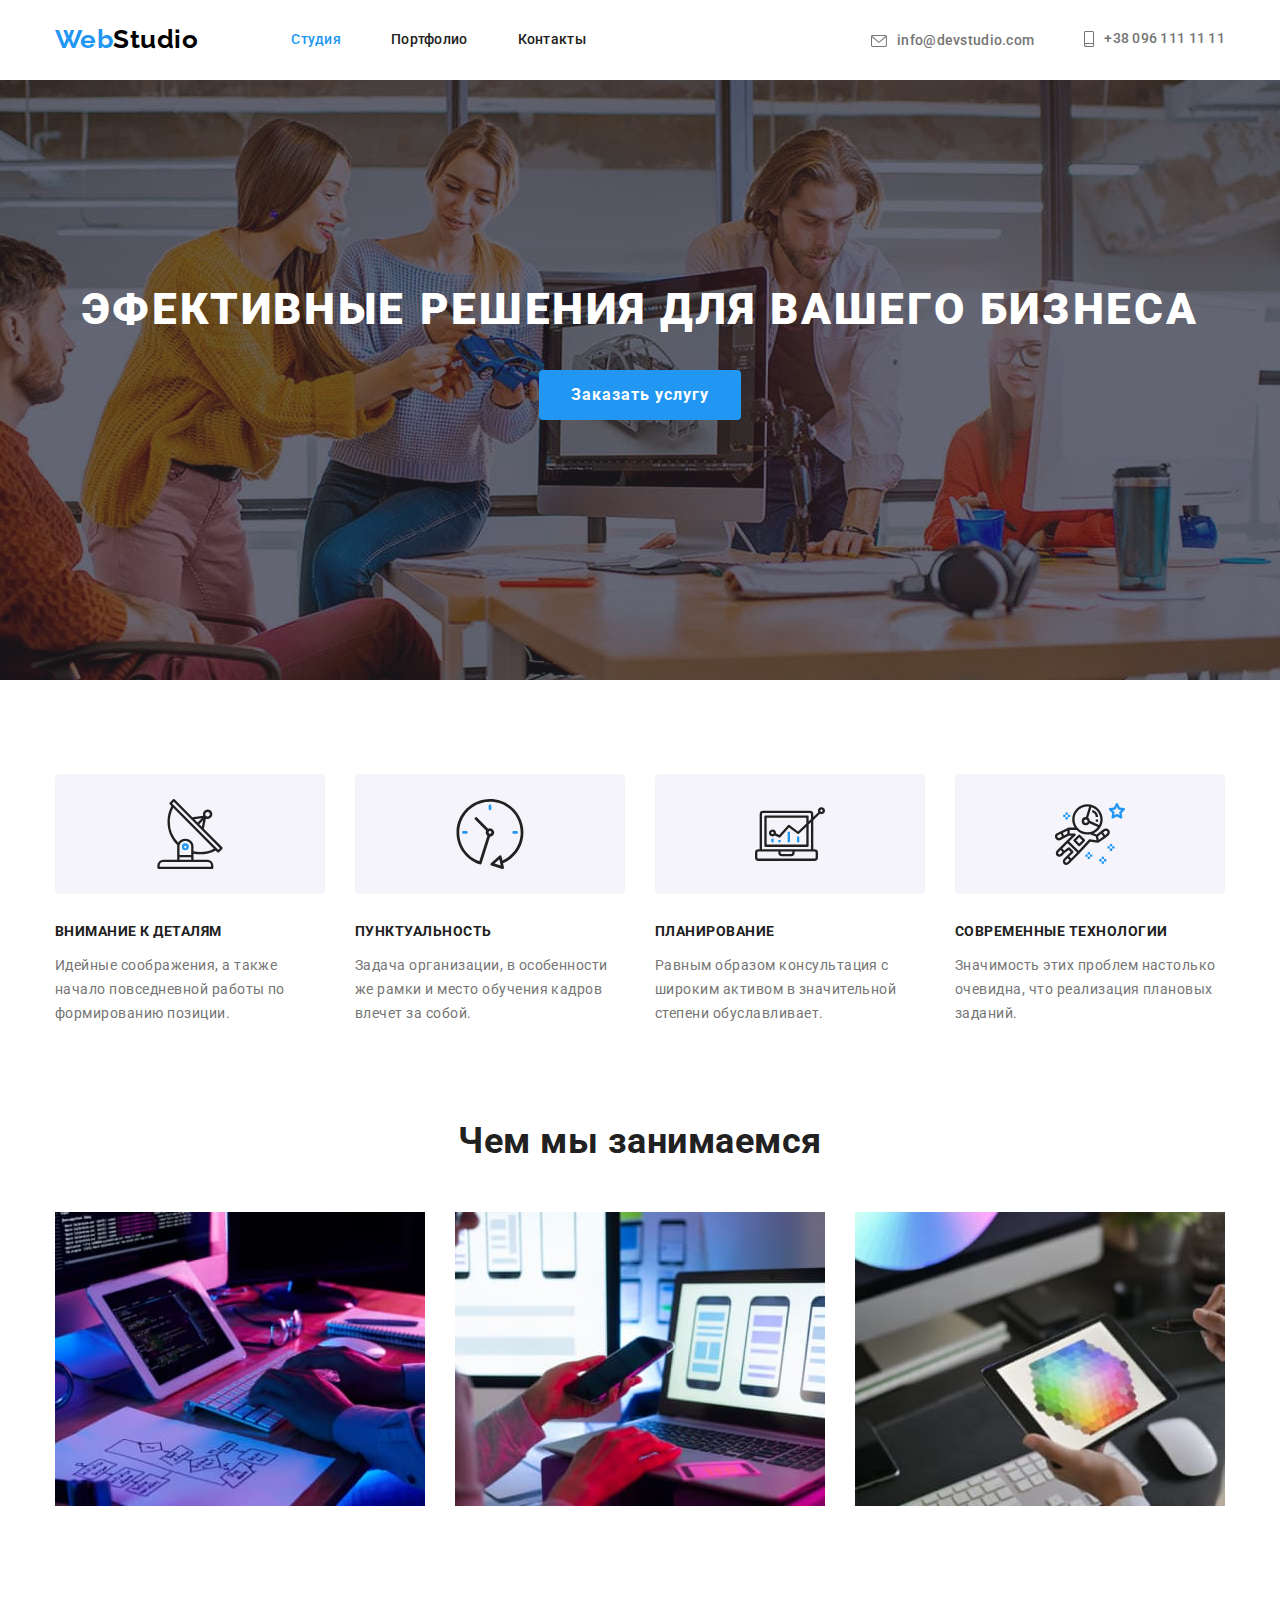
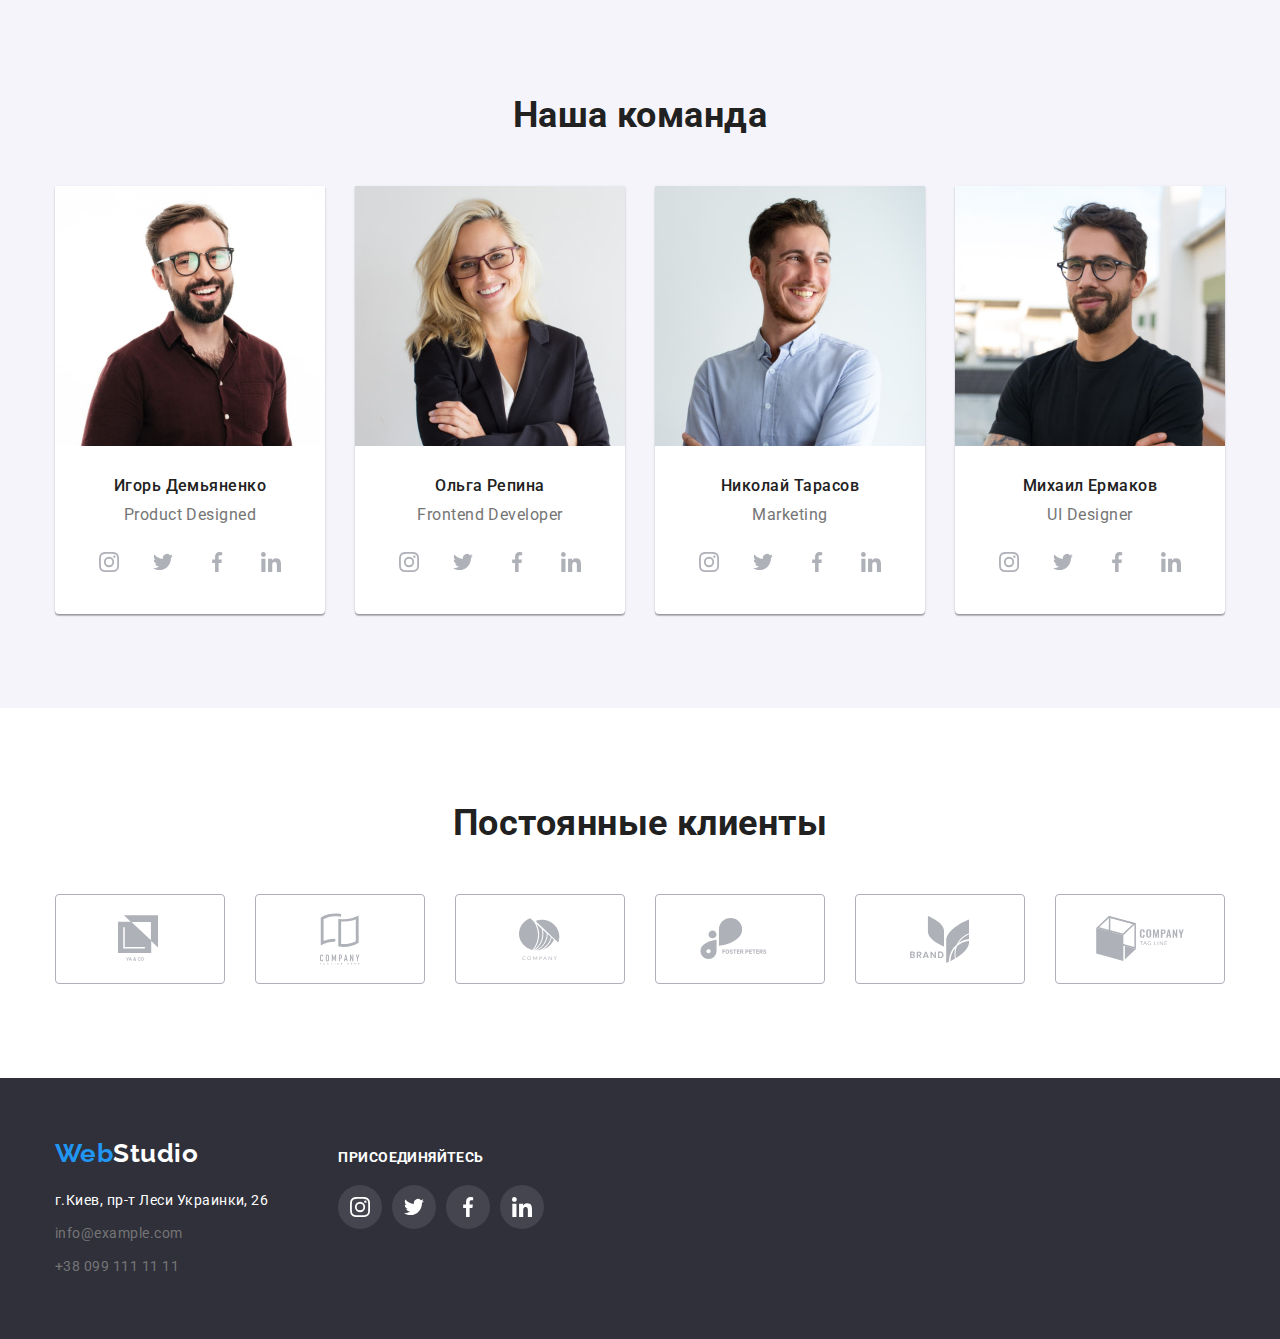
<file: index.html>
<!DOCTYPE html>
<html lang="ru">

<head>
    <meta charset="UTF-8">
    <meta name="viewport" content="width=device-width, initial-scale=1.0">
    <title>Студия</title>
    <link
        href="https://fonts.googleapis.com/css2?family=Oleo+Script:wght@400;700&family=Raleway:wght@400;700&family=Roboto:wght@400;500;700;900&display=swap"
        rel="stylesheet">
    <link rel="stylesheet" href="https://cdnjs.cloudflare.com/ajax/libs/modern-normalize/1.0.0/modern-normalize.min.css">
    <link rel="stylesheet" href="./css/styles.css" />
</head>

<body> 
    <!--Шапка-->
    <header>
        <div class="container-nav">
            <nav class="nav list">
                <a href="./index.html" class="logo list"><span class="web">Web</span>Studio</a>
                <ul class="site-nav list">
                    <li class="item">
                        <a href="./index.html" class="link current list">Студия</a>
                    </li>
                    <li class="item">
                        <a href="./portfolio.html" class="link list">Портфолио</a>
                    </li>
                    <li class="item">
                        <a href="" class="link list">Контакты</a>
                    </li>
                </ul>
            </nav>
            <ul class="nav-address list">
                <li class="item">
                    <a href="mailto:info@example.com" class="link list">
                        <svg width="16" height="12">
                            <use href="./images/icons/sprite.svg#icon-mail"></use>
                        </svg>
                        info@devstudio.com
                    </a>
                </li>
                <li class="item">
                    <a href="tel:+38 096 111 11 11" class="link list">
                        <svg width="10" height="16">
                            <use href="./images/icons/sprite.svg#icon-tel"></use>
                        </svg>
                        +38 096 111 11 11</a>
                </li>
            </ul>
        </div>
    </header>
        <!--Герой-->
        <main>
            <!--Эфективные решения-->
            <section class="hero">
                <h1 class="hero-title">
                    ЭФЕКТИВНЫЕ РЕШЕНИЯ ДЛЯ ВАШЕГО БИЗНЕСА
                </h1>
                <a href="" class="button list">Заказать услугу</a>
            </section>
            <!--Особенности-->
                <section class="section-features">
                    <div class="container">
                        <h2 class="title">Особенности</h2>
                        <ul class="features list">
                            <li class="features-item">
                                    <div class="container-features">
                                        <svg width="70" height="70" >
                                            <use href="./images/icons/sprite.svg#icon-antenna"></use>
                                        </svg>
                                    </div>
                                <h3 class="features-title">
                                    ВНИМАНИЕ К ДЕТАЛЯМ
                                </h3>
                                <p class="paragraph">
                                    Идейные соображения, а также начало повседневной работы по формированию позиции.
                                </p>
                            </li>
                            <li class="features-item">
                                    <div class="container-features">
                                        <svg width="70" height="70" >
                                            <use href="./images/icons/sprite.svg#icon-clock"></use>
                                        </svg>
                                    </div>
                                <h3 class="features-title">
                                    ПУНКТУАЛЬНОСТЬ
                                </h3>
                                <p class="paragraph">
                                    Задача организации, в особенности же рамки и место обучения кадров влечет за собой.
                                </p>
                            </li>
                            <li class="features-item">
                                    <div class="container-features">
                                        <svg width="70" height="70" >
                                            <use href="./images/icons/sprite.svg#icon-diagram"></use>
                                        </svg>
                                    </div>
                                <h3 class="features-title">
                                    ПЛАНИРОВАНИЕ
                                </h3>
                                <p class="paragraph">
                                    Равным образом консультация с широким активом в значительной степени обуславливает.
                                </p>
                            </li>
                            <li class="features-item">
                                    <div class="container-features">
                                        <svg width="70" height="70" >
                                            <use href="./images/icons/sprite.svg#icon-astronaut"></use>
                                        </svg>
                                    </div>
                                <h3 class="features-title">
                                    СОВРЕМЕННЫЕ ТЕХНОЛОГИИ
                                </h3>
                                <p class="paragraph">
                                    Значимость этих проблем настолько очевидна, что реализация плановых заданий.
                                </p>
                            </li>
                        </ul>
                    </div>
                </section>
                <!--Чем мы занимаемся-->
                <section class="section">
                    <div class="container">
                        <h2 class="work-title">
                            Чем мы занимаемся
                        </h2>
                        <ul class="work list">
                            <li class="work-photo">
                                <img src="./images/планшетсклавиатурой.jpg" alt="Планшет с клавиатурой" width="370" height="294">
                            </li>
                            <li class="work-photo">
                                <img src="./images/ноутбук.jpg" alt="Ноутбук" width="370" height="294">
                            </li>
                            <li class="work-photo">
                                <img src="./images/планшет.jpg" alt="Планшет" width="370" height="294">
                            </li>
                        </ul>
                    </div>
                </section>
            </div>
            <!--Наша команда-->
            <section class="section-team">
                <div class="container">
                    <h2 class="title-team">
                        Наша команда
                    </h2>
                    <ul class="team list">
                        <li class="team-card">
                            <img src="./images/игорь.jpg" alt="Игорь" width="270" height="260">
                            <div class="team-text">   
                                <h3 class="title">
                                    Игорь Демьяненко
                                </h3>
                                <p class="team-paragraph">
                                    Product Designed
                                </p>
                                <ul class="social-links list">
                                    <li class="item-links">
                                        <a href="#" class="social-link svg">
                                            <svg width="20" height="20">
                                                <use href="./images/icons/sprite.svg#icon-instagram">
                                            </svg>
                                        </a>
                                    </li>
                                    <li class="item-links">
                                        <a href="#" class="social-link svg">
                                            <svg width="20" height="20">
                                                <use href="./images/icons/sprite.svg#icon-twitter">
                                            </svg>
                                        </a>
                                    </li>
                                    <li class="item-links">
                                        <a href="#" class="social-link svg">
                                            <svg width="20" height="20">
                                                <use href="./images/icons/sprite.svg#icon-facebook">
                                            </svg>
                                        </a>
                                    </li>
                                    <li class="item-links">
                                        <a href="#" class="social-link svg">
                                            <svg width="20" height="20">
                                                <use href="./images/icons/sprite.svg#icon-linkedin">
                                            </svg>
                                        </a>
                                    </li>
                                </ul>
                            </div>
                        </li>
                        <li class="team-card">
                            <img src="./images/ольга.jpg" alt="Ольга" width="270" height="260">
                            <div class="team-text">
                                <h3 class="title">
                                    Ольга Репина
                                </h3>
                                <p class="team-paragraph">
                                    Frontend Developer
                                </p>
                                <ul class="social-links list">
                                    <li class="item-links">
                                        <a href="#" class="social-link svg">
                                            <svg width="20" height="20">
                                                <use href="./images/icons/sprite.svg#icon-instagram">
                                            </svg>
                                        </a>
                                    </li>
                                    <li class="item-links">
                                        <a href="#" class="social-link svg">
                                            <svg width="20" height="20">
                                                <use href="./images/icons/sprite.svg#icon-twitter">
                                            </svg>
                                        </a>
                                    </li>
                                    <li class="item-links">
                                        <a href="#" class="social-link svg">
                                            <svg width="20" height="20">
                                                <use href="./images/icons/sprite.svg#icon-facebook">
                                            </svg>
                                        </a>
                                    </li>
                                    <li class="item-links">
                                        <a href="#" class="social-link svg">
                                            <svg width="20" height="20">
                                                <use href="./images/icons/sprite.svg#icon-linkedin">
                                            </svg>
                                        </a>
                                    </li>
                                </ul>
                            </div>
                        </li>
                        <li class="team-card">
                            <img src="./images/николай.jpg" alt="Николай" width="270" height="260">
                            <div class="team-text">
                                <h3 class="title">
                                    Николай Тарасов
                                </h3>
                                <p class="team-paragraph">
                                    Marketing
                                </p>
                                <ul class="social-links list">
                                    <li class="item-links">
                                        <a href="#" class="social-link svg">
                                            <svg width="20" height="20">
                                                <use href="./images/icons/sprite.svg#icon-instagram">
                                            </svg>
                                        </a>
                                    </li>
                                    <li class="item-links">
                                        <a href="#" class="social-link svg">
                                            <svg width="20" height="20">
                                                <use href="./images/icons/sprite.svg#icon-twitter">
                                            </svg>
                                        </a>
                                    </li>
                                    <li class="item-links">
                                        <a href="#" class="social-link svg">
                                            <svg width="20" height="20">
                                                <use href="./images/icons/sprite.svg#icon-facebook">
                                            </svg>
                                        </a>
                                    </li>
                                    <li class="item-links">
                                        <a href="#" class="social-link svg">
                                            <svg width="20" height="20">
                                                <use href="./images/icons/sprite.svg#icon-linkedin">
                                            </svg>
                                        </a>
                                    </li>
                                </ul>
                            </div>
                        </li>
                        <li class="team-card">
                            <img src="./images/михаил.jpg" alt="Михаил" width="270" height="260">
                            <div class="team-text">
                                <h3 class="title">
                                    Михаил Ермаков
                                </h3>
                                <p class="team-paragraph">
                                    UI Designer
                                </p>
                                <ul class="social-links list">
                                    <li class="item-links">
                                        <a href="#" class="social-link svg">
                                            <svg width="20" height="20">
                                                <use href="./images/icons/sprite.svg#icon-instagram">
                                            </svg>
                                        </a>
                                    </li>
                                    <li class="item-links">
                                        <a href="#" class="social-link svg">
                                            <svg width="20" height="20">
                                                <use href="./images/icons/sprite.svg#icon-twitter">
                                            </svg>
                                        </a>
                                    </li>
                                    <li class="item-links">
                                        <a href="#" class="social-link svg">
                                            <svg width="20" height="20">
                                                <use href="./images/icons/sprite.svg#icon-facebook">
                                            </svg>
                                        </a>
                                    </li>
                                    <li class="item-links">
                                        <a href="#" class="social-link svg">
                                            <svg width="20" height="20">
                                                <use href="./images/icons/sprite.svg#icon-linkedin">
                                            </svg>
                                        </a>
                                    </li>
                                </ul>
                            </div>
                        </li>
                    </ul>
                </div>
            </section>
            <!-- Постоянные клиенты regular-clients-->
            <section class="section">
                <div class="container">
                    <h2 class="clients-title">Постоянные клиенты</h2>
                    <ul class="clients">
                        <li class="clients-card">
                            <a  href="#" class="clients-link svg">
                                <svg class="icon" width="44.27" height="49.23">
                                    <use href="./images/icons/sprite.svg#icon-logoone">
                                </svg>
                            </a>
                        </li>
                        <li class="clients-card">
                            <a href="#" class="clients-link svg">
                                <svg class="icon" width="40" height="52">
                                    <use href="./images/icons/sprite.svg#icon-logotwo">
                                </svg>
                            </a>
                        </li>
                        <li class="clients-card">
                            <a href="#" class="clients-link svg">
                                <svg class="icon" width="41" height="42.6">
                                    <use href="./images/icons/sprite.svg#icon-logothree">
                                </svg>
                            </a>
                        </li>
                        <li class="clients-card">
                            <a href="#" class="clients-link svg">
                                <svg class="icon" width="79.66" height="42.02">
                                    <use href="./images/icons/sprite.svg#icon-logofour">
                                </svg>
                            </a>
                        </li>
                        <li class="clients-card">
                            <a href="#" class="clients-link svg">
                                <svg class="icon" width="59" height="47">
                                    <use href="./images/icons/sprite.svg#icon-logofive">
                                </svg>
                            </a>
                        </li>
                        <li class="clients-card">
                            <a href="#" class="clients-link svg">
                                <svg class="icon" width="88.48" height="45.44">
                                    <use href="./images/icons/sprite.svg#icon-logosix">
                                </svg>
                            </a>
                        </li>
                    </ul>
                </div>
            </section>
        </main>
            <!--Подвал-->
            <footer class="footer">
                <div class="container-footer">
                    <div class="container-logo">
                        <a href="./index.html" class="logo list"><span class="web">Web</span>Studio</a>
                        <address class="address">
                            <p class="paragraph">г.Киев, пр-т Леси Украинки, 26</p>
                            <ul class="footer-address list">
                                <li class="footer-address-link">
                                    <a href="mailto:info@example.com" class="link list">info@example.com</a>
                                </li>
                                <li class="footer-address-link">
                                    <a href="tel:+380991111111" class="link list">+38 099 111 11 11</a>
                                </li>
                            </ul>
                        </address>
                    </div>
                    <div class="connect">
                        <h2 class="footer-title">ПРИСОЕДИНЯЙТЕСЬ</h2>
                        <div class="footer-links">
                            <ul class="links-footer">
                                <li class="links">
                                    <a href="#" class="footer-link">
                                        <svg width="20" height="20">
                                            <use href="./images/icons/sprite.svg#icon-instagram">
                                        </svg>
                                    </a>
                                </li>
                                <li class="links">
                                    <a href="#" class="footer-link">
                                        <svg width="20" height="20">
                                            <use href="./images/icons/sprite.svg#icon-twitter">
                                        </svg>
                                    </a>
                                </li>
                                <li class="links">
                                    <a href="#" class="footer-link">
                                        <svg width="20" height="20">
                                            <use href="./images/icons/sprite.svg#icon-facebook">
                                        </svg>
                                    </a>
                                </li>
                                <li class="links">
                                    <a href="#" class="footer-link">
                                        <svg width="20" height="20">
                                            <use href="./images/icons/sprite.svg#icon-linkedin">
                                        </svg>
                                    </a>
                                </li>
                            </ul>
                        </div>
                    </div>
                </div>
            </footer>
</body>

</html>
</file>
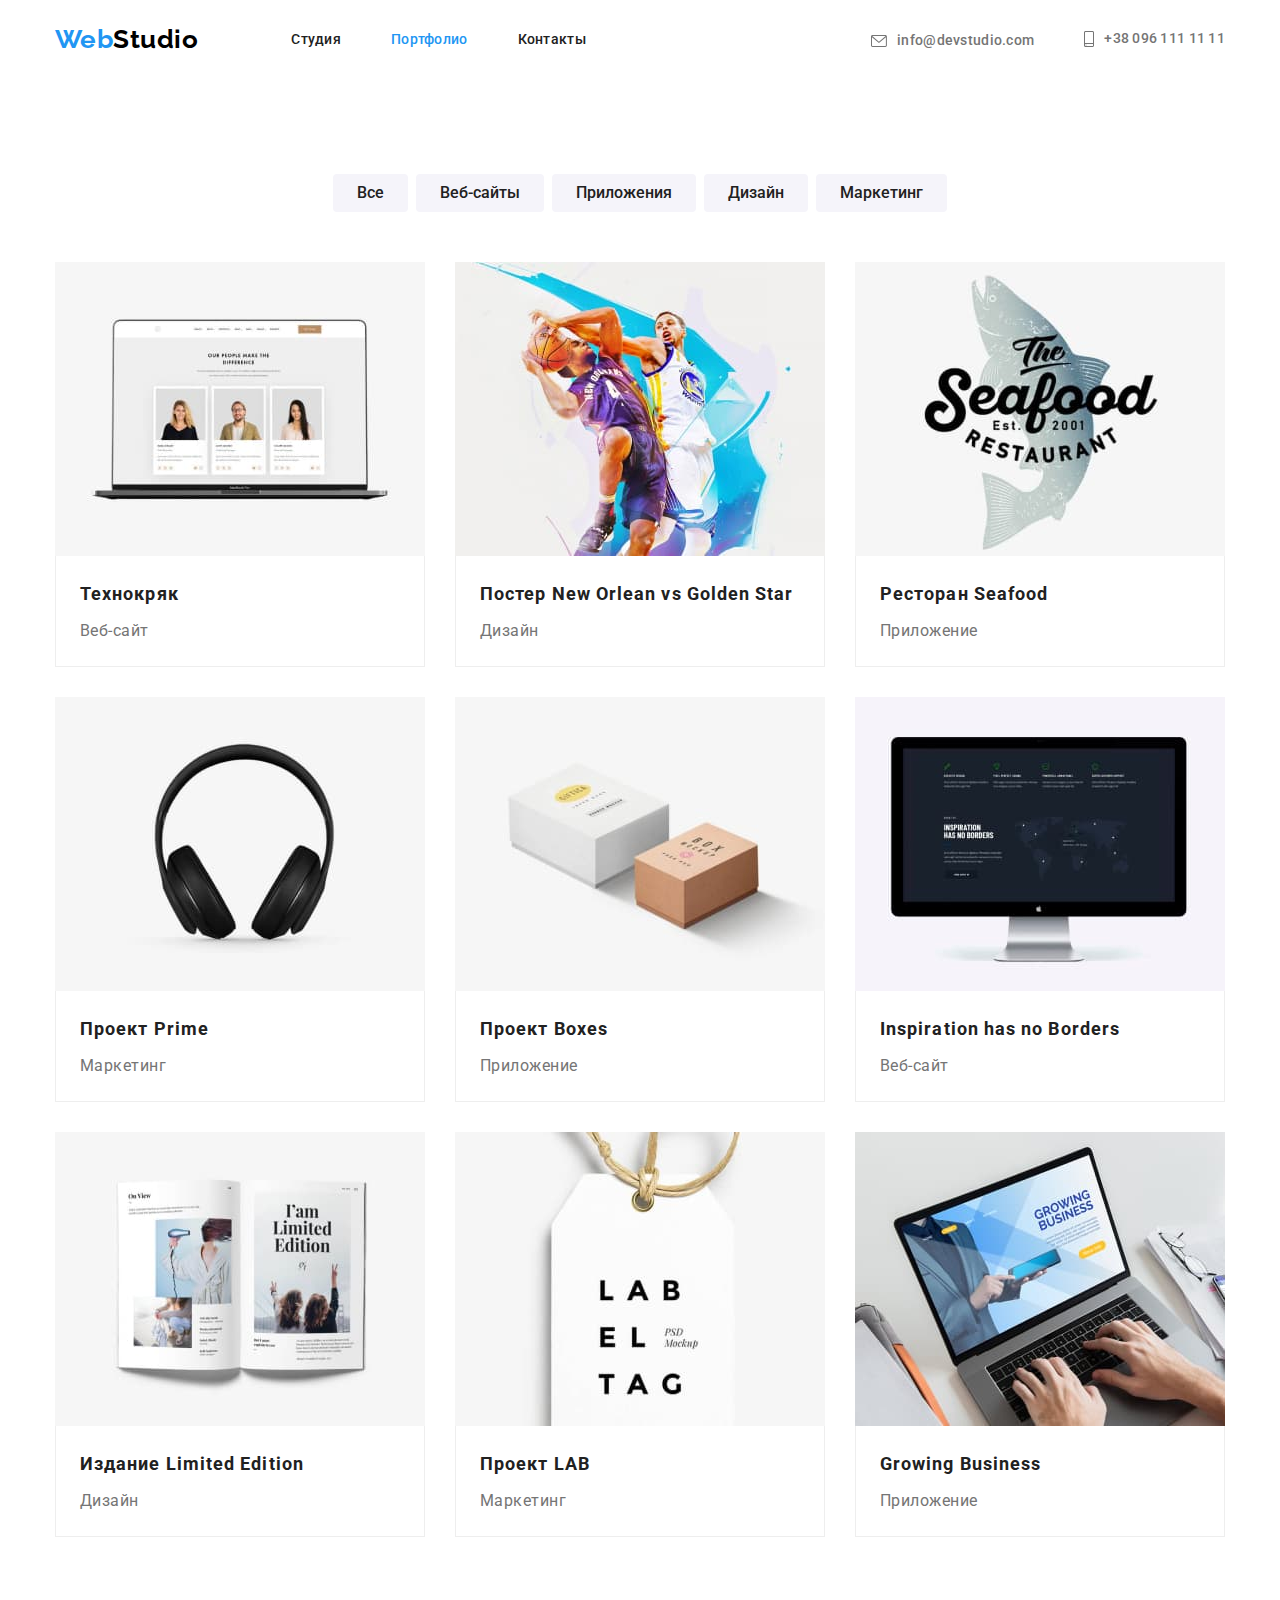
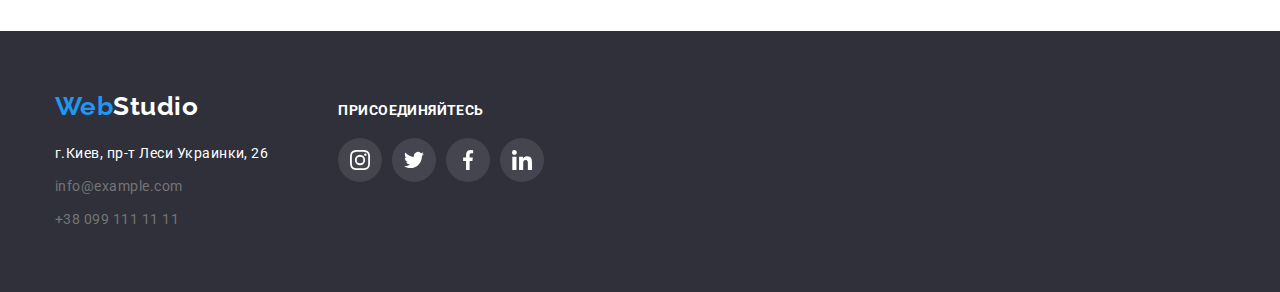
<file: portfolio.html>
<!DOCTYPE html>
<html lang="ru">
<head>
    <meta charset="UTF-8">
    <meta name="viewport" content="width=device-width, initial-scale=1.0">
    <title>Портфолио</title>
    <link
        href="https://fonts.googleapis.com/css2?family=Oleo+Script:wght@400;700&family=Raleway:wght@400;700&family=Roboto:wght@400;500;700;900&display=swap"
        rel="stylesheet">
    <link rel="stylesheet" href="https://cdnjs.cloudflare.com/ajax/libs/modern-normalize/1.0.0/modern-normalize.min.css">
    <link rel="stylesheet" href="./css/styles.css" />
</head>
<body>
    <!--Шапка-->
    <header>
        <div class="container-nav">
            <nav class="nav list">
                <a href="./index.html" class="logo list"><span class="web">Web</span>Studio</a>
                <ul class="site-nav list">
                    <li class="item">
                        <a href="./index.html" class="link list">Студия</a>
                    </li>
                    <li class="item">
                        <a href="./portfolio.html" class="link current list">Портфолио</a>
                    </li>
                    <li class="item">
                        <a href="" class="link list">Контакты</a>
                    </li>
                </ul>
            </nav>
            <ul class="nav-address list">
                <li class="item">
                    <a href="mailto:info@example.com" class="link list">
                        <svg width="16" height="12">
                            <use href="./images/icons/sprite.svg#icon-mail"></use>
                        </svg>
                        info@devstudio.com
                    </a>
                </li>
                <li class="item">
                    <a href="tel:+38 096 111 11 11" class="link list">
                        <svg width="10" height="16">
                            <use href="./images/icons/sprite.svg#icon-tel"></use>
                        </svg>
                        +38 096 111 11 11</a>
                </li>
            </ul>
        </div>
    </header>
        <!--Портфолио-->
        <main>
            <section class="section">
                <h1 class="title">Проекты</h1>
                <div class="container-projects">
                    <!--Фильтры-->
                    <ul class="buttons list">
                        <li class="filters">
                            <button type="button">Все</button>
                        </li>
                        <li class="filters">
                            <button type="button">Веб-сайты</button>
                        </li>
                        <li class="filters">
                            <button type="button">Приложения</button>
                        </li>
                        <li class="filters">
                            <button type="button">Дизайн</button>
                        </li>
                        <li class="filters">
                            <button type="button">Маркетинг</button>
                        </li>
                    </ul>
                    <!--Проекты-->
                    <ul class="projects list">
                        <li class="projects-element">
                            <a href="#" class="projects-link list">
                                <img src="./images/технокряк.jpg" alt="Технокряк" width="370" height="294" />
                                <div class="projects-text">    
                                    <h2 class="projects-title">Технокряк</h2>
                                    <p class="paragraph">Веб-сайт</p>
                                </div>
                            </a>
                        </li>
                        <li class="projects-element">
                            <a href="#" class="projects-link list">
                                <img src="./images/постер.jpg" alt="Постер" width="370" height="294" />
                                <div class="projects-text">
                                    <h2 class="projects-title">Постер New Orlean vs Golden Star</h2>
                                    <p class="paragraph">Дизайн</p>
                                </div>
                            </a>
                        </li>
                        <li class="projects-element">
                            <a href="#" class="projects-link list">
                                <img src="./images/ресторан.jpg" alt="Ресторан" width="370" height="294" />
                                <div class="projects-text">
                                    <h2 class="projects-title">Ресторан Seafood</h2>
                                    <p class="paragraph">Приложение</p>
                                </div>
                            </a>
                        </li>
                        <li class="projects-element">
                            <a href="#" class="projects-link list">
                                <img src="./images/проект.jpg" alt="Проект" width="370" height="294" />
                                <div class="projects-text">
                                    <h2 class="projects-title">Проект Prime</h2>
                                    <p class="paragraph">Маркетинг</p>
                                </div>
                            </a>
                        </li>
                        <li class="projects-element">
                            <a href="#" class="projects-link list">
                                <img src="./images/проекткоробки.jpg" alt="Проект коробки" width="370" height="294" />
                                <div class="projects-text">
                                    <h2 class="projects-title">Проект Boxes</h2>
                                    <p class="paragraph">Приложение</p>
                                </div>
                            </a>
                        </li>
                        <li class="projects-element">
                            <a href="#" class="projects-link list">
                                <img src="./images/экран.jpg" alt="Экран" width="370" height="294" />
                                <div class="projects-text">
                                    <h2 class="projects-title">Inspiration has no Borders</h2>
                                    <p class="paragraph">Веб-сайт</p>
                                </div>
                            </a>
                        </li>
                        <li class="projects-element">
                            <a href="#" class="projects-link list">
                                <img src="./images/издание.jpg" alt="Издание" width="370" height="294" />
                                <div class="projects-text">
                                    <h2 class="projects-title">Издание Limited Edition</h2>
                                    <p class="paragraph">Дизайн</p>
                                </div>
                            </a>
                        </li>
                        <li class="projects-element">
                            <a href="#" class="projects-link list">
                                <img src="./images/проектбирки.jpg" alt="Проект бирки" width="370" height="294" />
                                <div class="projects-text">
                                    <h2 class="projects-title">Проект LAB</h2>
                                    <p class="paragraph">Маркетинг</p>
                                </div>
                            </a>
                        </li>
                        <li class="projects-element">
                            <a href="#" class="projects-link list">
                                <img src="./images/бизнес.jpg" alt="Бизнес" width="370" height="294" />
                                <div class="projects-text">
                                    <h2 class="projects-title">Growing Business</h2>
                                    <p class="paragraph">Приложение</p>
                                </div>
                            </a>
                        </li>
                    </ul>
                </div>
            </section>
        </main>
            <!--Подвал-->
            <footer class="footer">
                <div class="container-footer">
                    <div class="container-logo">
                        <a href="./index.html" class="logo list"><span class="web">Web</span>Studio</a>
                        <address class="address">
                            <p class="paragraph">г.Киев, пр-т Леси Украинки, 26</p>
                            <ul class="footer-address list">
                                <li class="footer-address-link">
                                    <a href="mailto:info@example.com" class="link list">info@example.com</a>
                                </li>
                                <li class="footer-address-link">
                                    <a href="tel:+380991111111" class="link list">+38 099 111 11 11</a>
                                </li>
                            </ul>
                        </address>
                    </div>
                    <div class="connect">
                        <h2 class="footer-title">ПРИСОЕДИНЯЙТЕСЬ</h2>
                        <div class="footer-links">
                            <ul class="links-footer">
                                <li class="links">
                                    <a href="#" class="footer-link">
                                        <svg width="20" height="20">
                                            <use href="./images/icons/sprite.svg#icon-instagram">
                                        </svg>
                                    </a>
                                </li>
                                <li class="links">
                                    <a href="#" class="footer-link">
                                        <svg width="20" height="20">
                                            <use href="./images/icons/sprite.svg#icon-twitter">
                                        </svg>
                                    </a>
                                </li>
                                <li class="links">
                                    <a href="#" class="footer-link">
                                        <svg width="20" height="20">
                                            <use href="./images/icons/sprite.svg#icon-facebook">
                                        </svg>
                                    </a>
                                </li>
                                <li class="links">
                                    <a href="#" class="footer-link">
                                        <svg width="20" height="20">
                                            <use href="./images/icons/sprite.svg#icon-linkedin">
                                        </svg>
                                    </a>
                                </li>
                            </ul>
                        </div>
                    </div>
                </div>
            </footer>
</body>
</html>
</file>
<file: css/styles.css>
html {
  box-sizing: border-box;
}

*,
*::before,
*::after {
  box-sizing: inherit;
}

/* Цвет основного текста #757575 */
/* Вторичный цвет #212121 */
/* Белый         #FFFFFF */
/* Акцент #2196F3 */
/* Вторичный цвет фона #F5F4FA */

:root {
  --primary-text-color: #757575;
  --nav-logo-color: #000000;
  --title-text-color: #212121;
  --footer-bg-color: #2f303a;
  --footer-text-color: rgba(255, 255, 255, 0.6);
  --accent-color: #2196f3;
  --primary-bg-color: #ffffff;
  --secondary-bg-color: #f5f4fa;
  --tertiary-bg-color: #c4c4c4;
  --overlay: rgba(47, 48, 58, 0.4);
  --border--color: #afb1b8;
  --border-cards-color: #eeeeee;
}

body {
  background-color: var(--primary-bg-color);
  color: var(--title-text-color);

  font-family: 'Roboto', sans-serif;
  font-style: normal;
  font-weight: 400;
  letter-spacing: 0.03em;
}

img {
  display: block;
}

h2 {
  padding: 0;
  margin: 0;
}

ul,
li {
  display: block;
  padding: 0;
  margin: 0;
}

.section {
  padding-top: 94px;
  padding-bottom: 94px;
}

.link {
  color: var(--primary-text-color);

  font-style: normal;
}

.svg {
  fill: var(--border--color);
}

.svg:hover {
  fill: var(--primary-bg-color);
}

.list {
  display: flex;
  align-items: center;
  text-decoration: none;
  list-style: none;

  padding: 0;
  margin: 0;
}

.container {
  /* border: 1px solid tomato; */
  /* background-color: tomato; */

  padding-left: 15px;
  padding-right: 15px;
  margin-left: auto;
  margin-right: auto;
  width: 1200px;
}

/* Альтернативный шрифт */
/* .logo {
  font-family: 'Oleo Script', sans-serif;
  font-weight: 400;
} */

.logo {
  font-family: 'Raleway', sans-serif;
  font-weight: 700;
  font-size: 26px;
  line-height: 1.2;
}

/* .paragraph {
  font-style: normal;
} */

.nav .logo {
  color: var(--nav-logo-color);
}

.web {
  color: var(--accent-color);
}

.container-nav {
  padding-left: 15px;
  padding-right: 15px;
  margin-left: auto;
  margin-right: auto;
  width: 1200px;
  display: flex;
  align-items: center;
}

.nav {
  display: flex;
  align-items: center;
}

.site-nav {
  display: flex;
  margin-left: 93px;
}

.site-nav .item + .item {
  margin-left: 50px;
}

.site-nav .link {
  color: var(--title-text-color);
  font-weight: 500;
  font-size: 14px;
  line-height: 1.14;
  letter-spacing: 0.02em;

  display: block;
  padding-top: 32px;
  padding-bottom: 32px;
}

.site-nav .link:hover,
.site-nav .link:focus {
  color: var(--accent-color);
}

.site-nav .link.current {
  color: var(--accent-color);
}

.nav-address {
  color: var(--primary-text-color);
  font-weight: 500;
  font-size: 14px;
  line-height: 1.14;
  letter-spacing: 0.02em;

  display: flex;
  margin-left: auto;
  align-items: baseline;
}

.nav-address .item + .item {
  margin-left: 50px;
}

.nav-address .link:hover,
.nav-address .link:focus {
  color: var(--accent-color);
}

.nav .link:hover,
.nav .link:focus {
  color: var(--accent-color);
}

.nav-address svg {
  fill: currentColor;

  padding: 0;
  margin-right: 10px;
}

/* Герой */

.hero {
  background-color: var(--tertiary-bg-color);
  text-align: center;
  padding: 200px 0px;

  max-width: 1600px;
  height: 600px;
  margin-left: auto;
  margin-right: auto;
  /* outline: 1px solid black; */
  background-image: linear-gradient(to bottom, var(--overlay), var(--overlay)),
    url('../images/icons/фон.jpg');
  background-repeat: no-repeat;
  background-size: cover;
  background-position: center;
}

/* Эфективные решения */

.hero-title {
  color: var(--primary-bg-color);
  font-weight: 900;
  font-size: 44px;
  line-height: 1.36;
  letter-spacing: 0.06em;
  text-transform: uppercase;

  margin-top: 0;
  margin-bottom: 30px;
}

.title {
  color: var(--title-text-color);
  font-weight: 700;
  font-size: 36px;
  line-height: 1.17;
  text-align: center;

  margin-top: 0;
  margin-bottom: 0;
}

/* Особенности */

.section-features {
  padding-top: 94px;
}

.section-features .title {
  display: none;
}

.features-title {
  color: var(--title-text-color);
  font-weight: 700;
  font-size: 14px;
  line-height: 1.14;
  text-transform: uppercase;

  margin-top: 0;
  margin-bottom: 10;
}
/* calc ((100% - кол-во маржинов в строке * значение маржина) / кол-во єлементов в строке */

.features {
  display: flex;
  flex-wrap: wrap;
}

.features-item {
  width: calc((100% - 3 * 30px) / 4);
  margin-right: 30px;
}

.features-item:nth-child(4n) {
  margin-right: 0;
}

.container-features {
  display: flex;
  flex-wrap: wrap;
  width: 270px;
  height: 120px;
  margin-bottom: 30px;
  align-items: center;
  justify-content: center;
  background-color: var(--secondary-bg-color);
  border-radius: 4px;
}

/* .features-item svg {
  margin: 25px 100px;
} */

p {
  margin-top: 0;
  margin-bottom: 0;
}

.features .paragraph {
  color: var(--primary-text-color);
  font-size: 14px;
  line-height: 1.71;
}

.work {
  display: flex;
}

.work-title {
  color: var(--title-text-color);
  font-weight: 700;
  font-size: 36px;
  line-height: 1.17;
  text-align: center;

  margin-top: 0;
  margin-bottom: 50px;
}

.work-photo {
  width: calc((100% - 2 * 30px) / 3);
  margin-right: 30px;
}

.work-photo:nth-child(3n) {
  margin-right: 0;
}
/* Наша команда */

.team {
  display: flex;
}

.team-card {
  background-color: var(--primary-bg-color);
  box-shadow: 0px 1px 3px rgba(0, 0, 0, 0.12), 0px 1px 1px rgba(0, 0, 0, 0.14),
    0px 2px 1px rgba(0, 0, 0, 0.2);
  border-radius: 0px 0px 4px 4px;

  width: calc((100% - 3 * 30px) / 4);
  margin-right: 30px;
}

.team-card:nth-child(4n) {
  margin-right: 0;
}

.team-paragraph {
  color: var(--primary-text-color);
  font-size: 16px;
  line-height: 1.19;
  text-align: center;
}

.section-team {
  background-color: var(--secondary-bg-color);
  padding-top: 94px;
  padding-bottom: 94px;
}

.team .title {
  font-weight: 500;
  font-size: 16px;
  line-height: 1.19;
  text-align: center;

  margin-bottom: 10px;
}

.title-team {
  color: var(--title-text-color);
  font-weight: 700;
  font-size: 36px;
  line-height: 1.17;
  text-align: center;

  margin-top: 0;
  margin-bottom: 50px;
}

.team-text {
  padding: 30px 32px;
}

.section .title {
  text-align: center;

  margin-top: 0;
  margin-bottom: 50px;
}

.section .title {
  display: none;
}

.social-links {
  display: flex;
  margin-top: 16px;

  /* align-items: center;
  justify-content: space-between; */
}

.social-link {
  display: flex;
  flex-wrap: wrap;
  box-sizing: border-box;
  align-items: center;
  justify-content: center;
  width: 44px;
  height: 44px;
  padding: 0;
  margin: 0;
  border-radius: 50%;
}

.item-links {
  border-radius: 50%;
}

.item-links:hover {
  background-color: var(--accent-color);
}

.item-links:not(:last-child) {
  margin-right: 10px;
}

/* Кнопки */

.button {
  color: var(--primary-bg-color);
  background-color: var(--accent-color);
  font-weight: 700;
  font-size: 16px;
  line-height: 1.88;
  letter-spacing: 0.06em;
  text-align: center;

  display: inline-block;
  padding: 10px 32px;
  border-radius: 4px;
}

/* Кнопки портфолио */

.buttons {
  display: flex;
  justify-content: center;
  margin-bottom: 50px;
}

button {
  background-color: var(--secondary-bg-color);
  color: var(--title-text-color);
  font-family: inherit;
  font-weight: 500;
  font-size: 16px;
  line-height: 1.63;
  cursor: pointer;

  border: 0px solid transparent;
  padding: 6px 24px;
  border-color: var(--secondary-bg-color);
  border-radius: 4px;
}

button:hover,
button:focus {
  color: var(--primary-bg-color);
  background-color: var(--accent-color);
  border-color: var(--accent-color);
}

.filters {
  margin-right: 8px;
}

.filters:nth-child(5n) {
  margin-right: 0;
}

/* Проекты портфолио */

.container-projects {
  padding-left: 15px;
  padding-right: 15px;
  margin-left: auto;
  margin-right: auto;
  width: 1200px;
}

.projects {
  display: flex;
  flex-wrap: wrap;
}

/* calc ((100% - кол-во маржинов в строке * значение маржина) / кол-во єлементов в строке */

.projects-element {
  width: calc((100% - 60px) / 3);
  margin-right: 30px;
  margin-bottom: 30px;
}

.projects-element:nth-child(3n) {
  margin-right: 0;
}

.projects-element:nth-last-child(-n + 3) {
  margin-bottom: 0;
}

.projects-link {
  display: block;
}

.projects-link:hover,
.projects-link:focus {
  box-shadow: 0px 1px 1px rgba(0, 0, 0, 0.12), 0px 4px 4px rgba(0, 0, 0, 0.06),
    1px 4px 6px rgba(0, 0, 0, 0.16);
}

/* Альтернатива */
/* .projects-element:not(:nth-child(3n)) {
  margin-right: 30px;
}
.projects-element:not(:nth-last-child(-n + 3)) {
  margin-bottom: 30px;
} */
.projects-title {
  color: var(--title-text-color);
  font-weight: 700;
  font-size: 18px;
  line-height: 2;
  letter-spacing: 0.06em;

  margin-bottom: 4px;
}

.projects-text {
  box-sizing: border-box;
  border: 1px solid var(--border-cards-color);
  border-top: none;
  padding: 20px 24px;
}

.projects .paragraph {
  color: var(--primary-text-color);
  font-size: 16px;
  line-height: 1.87;
}

/* Regular clients */

.clients-title {
  color: var(--title-text-color);
  font-weight: 700;
  font-size: 36px;
  line-height: 1.17;
  text-align: center;
  margin-top: 0;
  margin-bottom: 50px;
}

.clients {
  display: flex;
}

.clients-link {
  display: flex;
  flex-wrap: wrap;
  border: 1px solid var(--border--color);
  box-sizing: border-box;
  border-radius: 4px;
  align-items: center;
  justify-content: center;
  width: 170px;
  height: 90px;
  padding: 0;
  margin: 0;
}

.clients-card {
  width: calc((100% - 5 * 30px) / 6);
  margin-right: 30px;
}

.clients-card:nth-child(6n) {
  margin-right: 0px;
}

.clients-card a:hover {
  fill: var(--accent-color);
  border-color: var(--accent-color);
}

/* Подвал */

.container-footer {
  align-items: baseline;
  display: flex;
  flex-wrap: wrap;
  flex-direction: row;

  padding-left: 15px;
  padding-right: 15px;
  margin-left: auto;
  margin-right: auto;
  width: 1200px;
}

.footer {
  background-color: var(--footer-bg-color);
  font-size: 14px;
  line-height: 1.71;

  flex-direction: row;
  padding: 60px 0px;
}

.footer .logo {
  color: var(--primary-bg-color);
}

.container-footer .logo {
  display: inline-block;
  margin-bottom: 20px;
}

.container-logo {
  display: flex;
  flex-direction: column;
}

.address {
  font-style: normal;
  font-size: 14px;
  line-height: 1.71;

  display: inline-block;
}

.address .paragraph {
  color: var(--primary-bg-color);

  margin-bottom: 9px;
}

.footer-address {
  color: var(--footer-text-color);
  flex-direction: column;
  align-items: baseline;
}

.footer-address-link {
  margin-bottom: 9px;
}

.footer-address-link:nth-child(2n) {
  margin-bottom: 0;
}

.footer-address .link:hover,
.footer-address .link:focus {
  color: var(--accent-color);
}

.connect {
  display: flex;
  flex-direction: column;

  margin-left: 70px;
}

.links {
  display: flex;
  flex-wrap: wrap;
  box-sizing: border-box;

  border-radius: 50%;
  justify-content: center;
  align-items: center;
}

.links:hover {
  fill: var(--primary-bg-color);
  background-color: var(--accent-color);
}

.links:not(:last-child) {
  margin-right: 10px;
}

.links-footer {
  display: flex;
}

.footer-link {
  display: flex;
  flex-wrap: wrap;
  box-sizing: border-box;
  align-items: center;
  justify-content: center;
  width: 44px;
  height: 44px;
  padding: 0;
  margin: 0;
  fill: var(--primary-bg-color);
  background-color: rgba(255, 255, 255, 0.1);
  border-radius: 50%;
}

.footer-title {
  color: var(--primary-bg-color);

  font-family: Roboto;
  font-style: normal;
  font-weight: 700;
  font-size: 14px;
  line-height: 16px;
  letter-spacing: 0.03em;
  text-transform: uppercase;

  margin-bottom: 20px;
}
</file>
